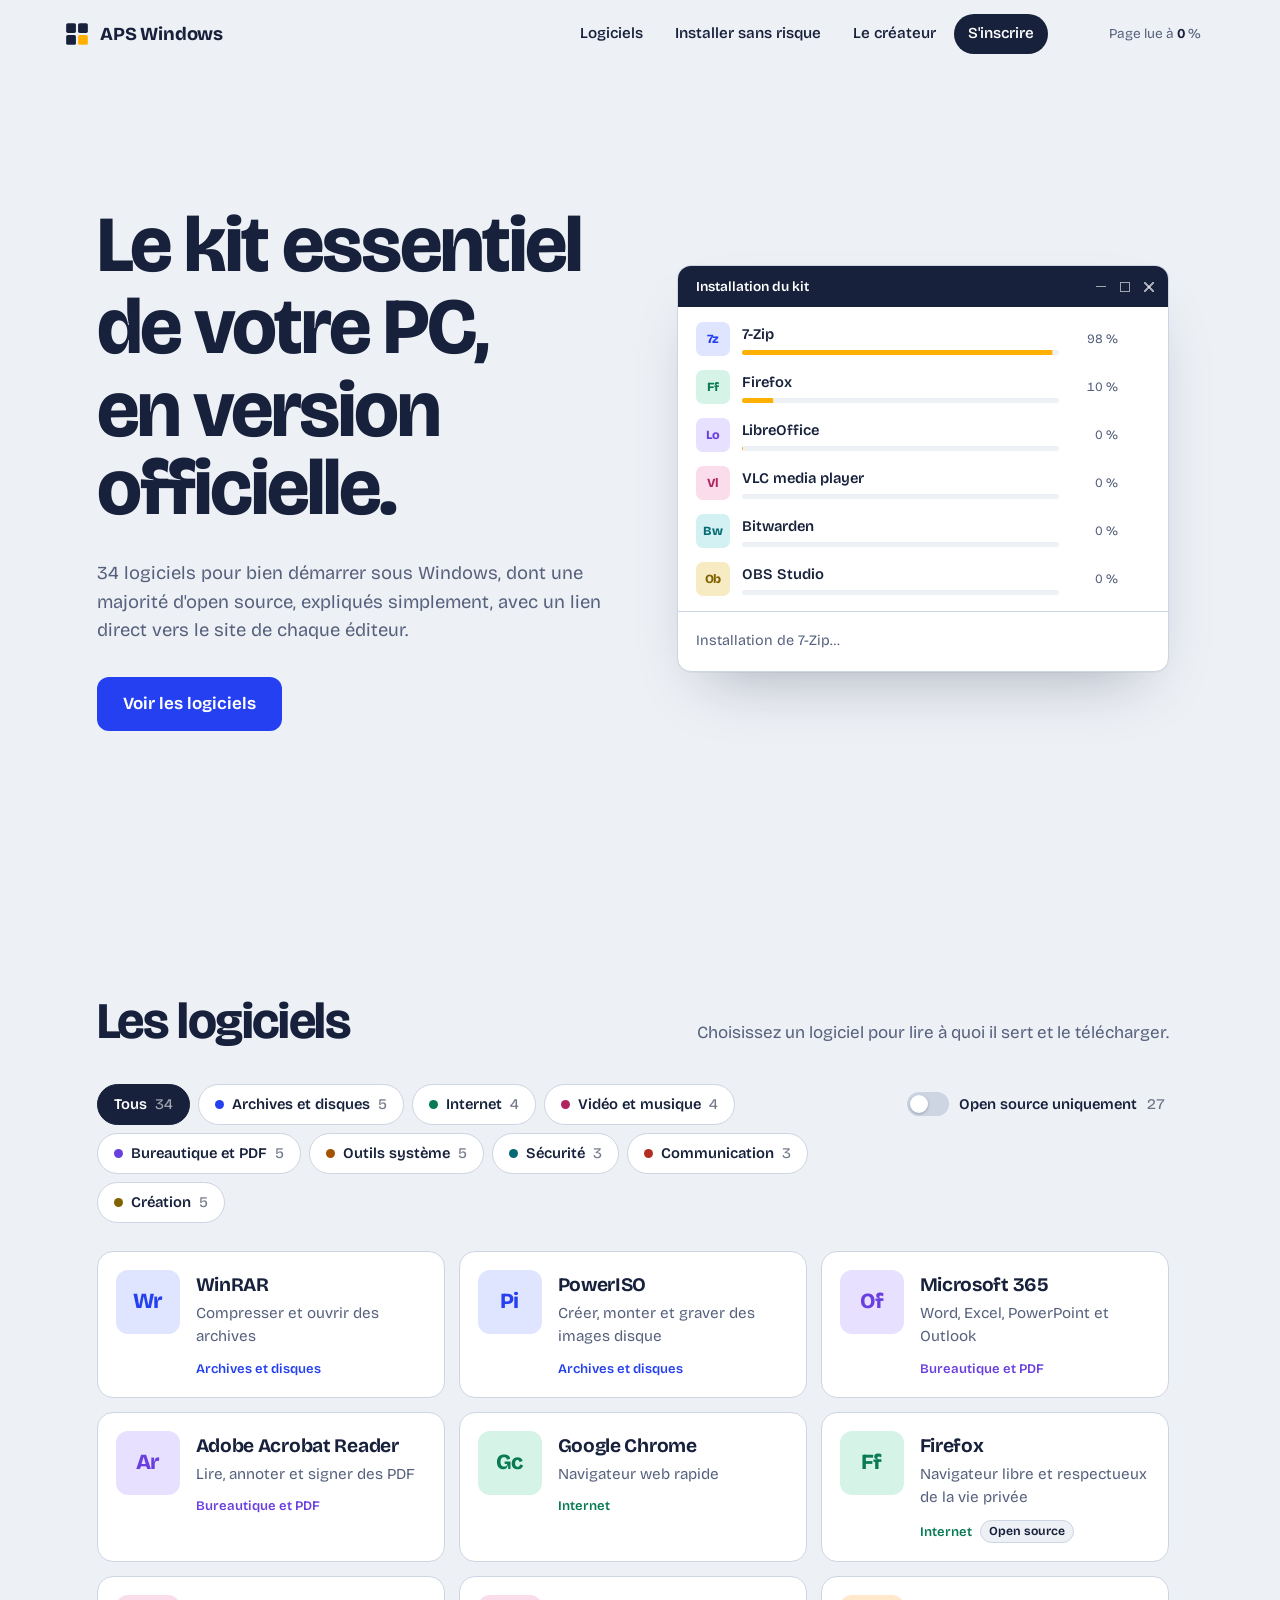
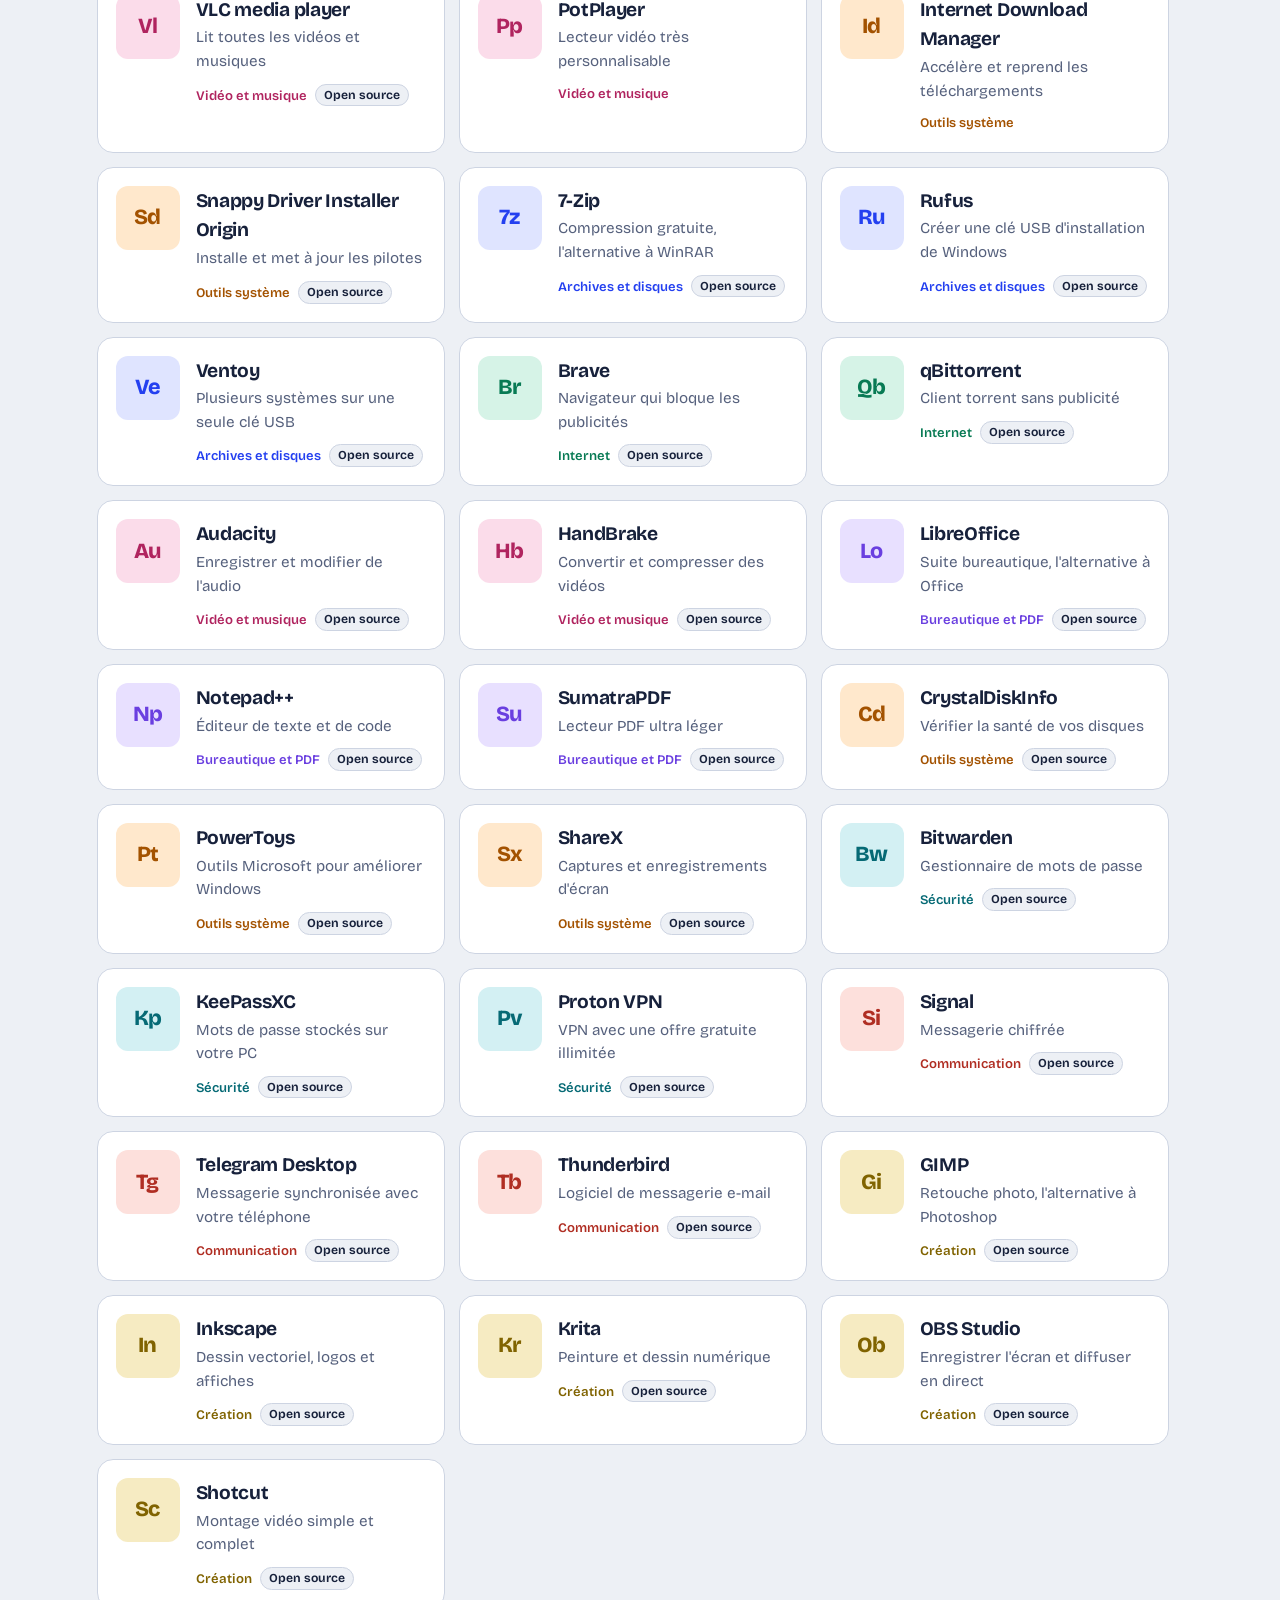
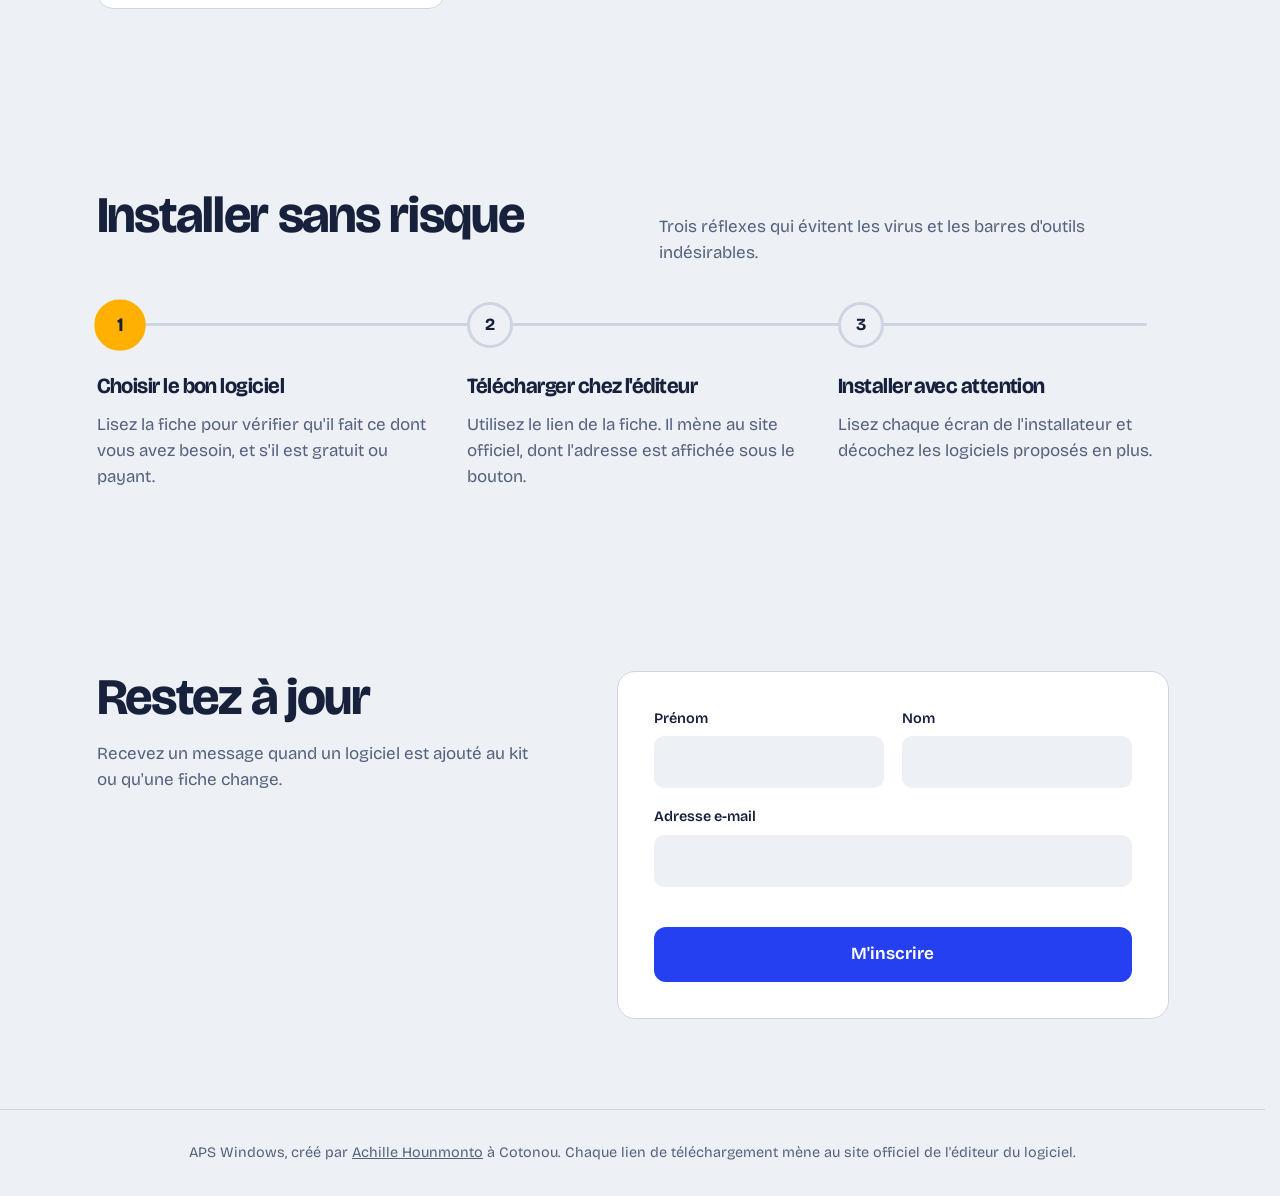
<file: index.html>
<!DOCTYPE html>
<html lang="fr">

<head>
    <meta charset="UTF-8">
    <meta name="viewport" content="width=device-width, initial-scale=1.0">
    <title>APS Windows</title>
    <meta name="description" content="Les logiciels essentiels pour Windows, expliqués simplement, avec un lien direct vers le site officiel de chaque éditeur.">
    <link rel="icon" href="favicon.svg" type="image/svg+xml">
    <link rel="preconnect" href="https://fonts.googleapis.com">
    <link rel="preconnect" href="https://fonts.gstatic.com" crossorigin>
    <link href="https://fonts.googleapis.com/css2?family=Bricolage+Grotesque:opsz,wght@12..96,300..800&display=swap" rel="stylesheet">
    <link rel="stylesheet" href="css/style.css">
</head>

<body>
    <!-- Barre de lecture : la page « s'installe » au fil du défilement -->
    <div class="readbar" aria-hidden="true"><span></span></div>

    <header class="topbar">
        <a href="#accueil" class="logo">
            <svg viewBox="0 0 24 24" aria-hidden="true">
                <rect x="2" y="2" width="9" height="9" rx="1.5" />
                <rect x="13" y="2" width="9" height="9" rx="1.5" />
                <rect x="2" y="13" width="9" height="9" rx="1.5" />
                <rect x="13" y="13" width="9" height="9" rx="1.5" class="logo-last" />
            </svg>
            APS Windows
        </a>
        <nav aria-label="Navigation principale">
            <ul>
                <li><a href="#logiciels">Logiciels</a></li>
                <li><a href="#installer">Installer sans risque</a></li>
                <li><a href="apropos.html">Le créateur</a></li>
                <li><a href="#inscription" class="nav-cta">S'inscrire</a></li>
            </ul>
        </nav>
        <p class="readpct" aria-hidden="true">Page lue à <b>0</b> %</p>
    </header>

    <main>
        <!-- Accueil -->
        <section id="accueil" class="hero">
            <div class="hero-text">
                <h1>
                    <span class="line"><span>Le kit essentiel</span></span>
                    <span class="line"><span>de votre PC,</span></span>
                    <span class="line"><span>en version officielle.</span></span>
                </h1>
                <p class="lead"><span class="app-count">34</span> logiciels pour bien démarrer sous Windows, dont une
                    majorité d'open source, expliqués simplement, avec un lien direct vers le site de chaque éditeur.</p>
                <a href="#logiciels" class="btn">Voir les logiciels</a>
            </div>

            <div class="setup" aria-label="Aperçu animé de l'installation du kit">
                <div class="setup-bar">
                    <span>Installation du kit</span>
                    <span class="setup-ctrl" aria-hidden="true"><i></i><i></i><i></i></span>
                </div>
                <ul class="setup-list"></ul>
                <div class="setup-foot">
                    <p class="setup-status" aria-live="polite">Préparation…</p>
                    <button type="button" class="setup-replay">Rejouer</button>
                </div>
            </div>
        </section>

        <!-- Catalogue -->
        <section id="logiciels" class="catalog">
            <div class="section-head">
                <h2>Les logiciels</h2>
                <p>Choisissez un logiciel pour lire à quoi il sert et le télécharger.</p>
            </div>
            <div class="filter-bar">
                <div class="filters" role="group" aria-label="Filtrer par catégorie"></div>
                <button type="button" class="oss-toggle" aria-pressed="false">
                    <span class="switch" aria-hidden="true"></span>
                    Open source uniquement <span class="chip-count oss-count"></span>
                </button>
            </div>
            <div class="grid"></div>
        </section>

        <!-- Étapes -->
        <section id="installer" class="steps">
            <div class="section-head">
                <h2>Installer sans risque</h2>
                <p>Trois réflexes qui évitent les virus et les barres d'outils indésirables.</p>
            </div>
            <ol class="step-list">
                <li>
                    <span class="step-dot" aria-hidden="true"></span>
                    <h3>Choisir le bon logiciel</h3>
                    <p>Lisez la fiche pour vérifier qu'il fait ce dont vous avez besoin, et s'il est gratuit ou payant.</p>
                </li>
                <li>
                    <span class="step-dot" aria-hidden="true"></span>
                    <h3>Télécharger chez l'éditeur</h3>
                    <p>Utilisez le lien de la fiche. Il mène au site officiel, dont l'adresse est affichée sous le bouton.</p>
                </li>
                <li>
                    <span class="step-dot" aria-hidden="true"></span>
                    <h3>Installer avec attention</h3>
                    <p>Lisez chaque écran de l'installateur et décochez les logiciels proposés en plus.</p>
                </li>
            </ol>
        </section>

        <!-- Inscription -->
        <section id="inscription" class="signup">
            <div class="signup-text">
                <h2>Restez à jour</h2>
                <p>Recevez un message quand un logiciel est ajouté au kit ou qu'une fiche change.</p>
            </div>
            <form class="signup-form" novalidate>
                <div class="field">
                    <label for="prenom">Prénom</label>
                    <input type="text" id="prenom" name="prenom" autocomplete="given-name" required>
                </div>
                <div class="field">
                    <label for="nom">Nom</label>
                    <input type="text" id="nom" name="nom" autocomplete="family-name" required>
                </div>
                <div class="field field-wide">
                    <label for="email">Adresse e-mail</label>
                    <input type="email" id="email" name="email" autocomplete="email" required>
                    <p class="field-error" id="email-error"></p>
                </div>
                <button type="submit" class="btn btn-submit"><span>M'inscrire</span></button>
                <div class="signup-done" hidden>
                    <svg viewBox="0 0 52 52" aria-hidden="true">
                        <circle cx="26" cy="26" r="24" />
                        <path d="M15 27l7 7 15-16" />
                    </svg>
                    <p></p>
                </div>
            </form>
        </section>
    </main>

    <footer class="footer">
        <p>APS Windows, créé par <a href="apropos.html">Achille Hounmonto</a> à Cotonou. Chaque lien de téléchargement
            mène au site officiel de l'éditeur du logiciel.</p>
    </footer>

    <!-- Fiche détaillée d'un logiciel -->
    <dialog class="drawer" aria-labelledby="drawer-title">
        <div class="drawer-panel">
            <button type="button" class="drawer-close" aria-label="Fermer la fiche">
                <svg viewBox="0 0 24 24" aria-hidden="true"><path d="M6 6l12 12M18 6L6 18" /></svg>
            </button>
            <div class="drawer-body">
                <div class="drawer-head">
                    <span class="tile tile-lg"></span>
                    <div>
                        <p class="drawer-cat"></p>
                        <h2 id="drawer-title"></h2>
                    </div>
                </div>
                <p class="drawer-desc"></p>
                <ul class="drawer-features"></ul>
                <p class="drawer-licence"></p>
                <a class="dl" target="_blank" rel="noopener noreferrer">
                    <span class="dl-fill" aria-hidden="true"></span>
                    <span class="dl-label">Télécharger sur le site officiel</span>
                </a>
                <p class="drawer-domain"></p>
            </div>
        </div>
    </dialog>

    <script src="data/apps.js"></script>
    <script src="js/app.js"></script>
</body>

</html>
</file>
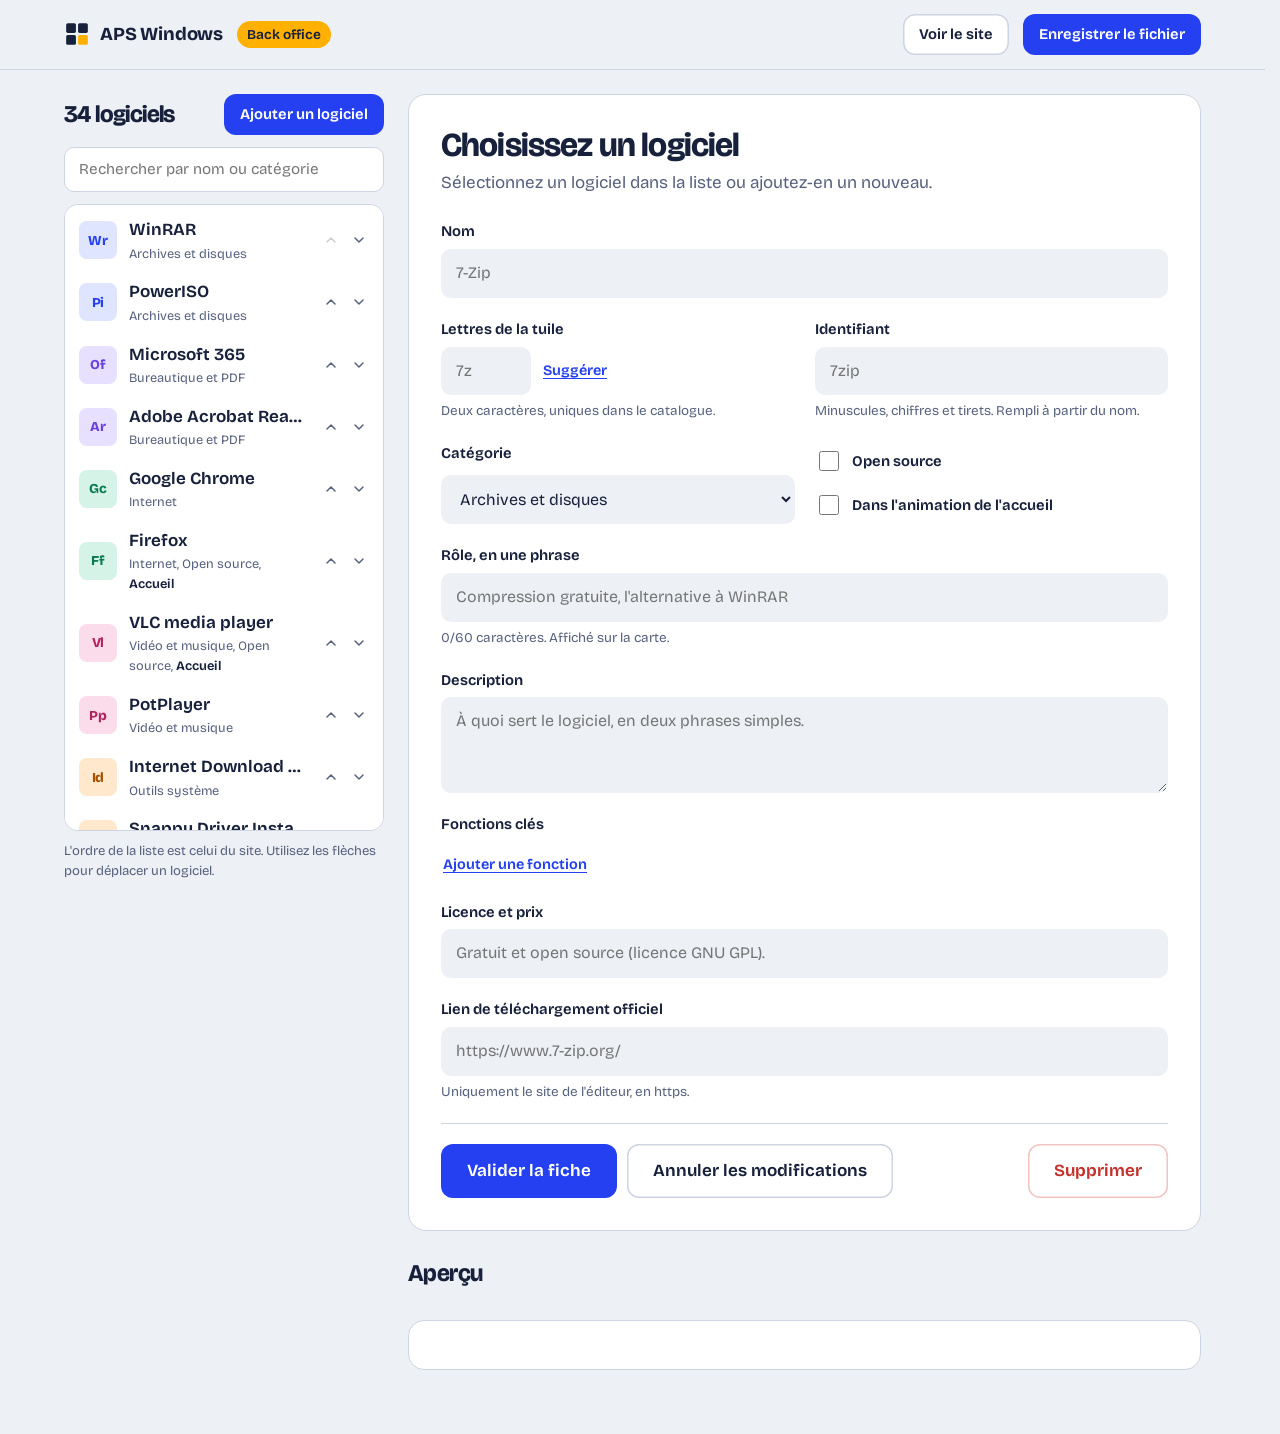
<file: admin/index.html>
<!DOCTYPE html>
<html lang="fr">

<head>
    <meta charset="UTF-8">
    <meta name="viewport" content="width=device-width, initial-scale=1.0">
    <meta name="robots" content="noindex, nofollow">
    <title>Back office - APS Windows</title>
    <link rel="icon" href="../favicon.svg" type="image/svg+xml">
    <link rel="preconnect" href="https://fonts.googleapis.com">
    <link rel="preconnect" href="https://fonts.gstatic.com" crossorigin>
    <link href="https://fonts.googleapis.com/css2?family=Bricolage+Grotesque:opsz,wght@12..96,300..800&display=swap" rel="stylesheet">
    <link rel="stylesheet" href="../css/style.css">
    <link rel="stylesheet" href="admin.css">
</head>

<body class="admin">
    <header class="topbar admin-bar">
        <a href="../index.html" class="logo" target="_blank" rel="noopener">
            <svg viewBox="0 0 24 24" aria-hidden="true">
                <rect x="2" y="2" width="9" height="9" rx="1.5" />
                <rect x="13" y="2" width="9" height="9" rx="1.5" />
                <rect x="2" y="13" width="9" height="9" rx="1.5" />
                <rect x="13" y="13" width="9" height="9" rx="1.5" class="logo-last" />
            </svg>
            APS Windows
        </a>
        <span class="admin-label">Back office</span>
        <p class="save-state" aria-live="polite"></p>
        <a href="../index.html" class="btn btn-ghost btn-sm" target="_blank" rel="noopener">Voir le site</a>
        <button type="button" class="btn btn-sm save-btn">Enregistrer le fichier</button>
    </header>

    <main class="admin-main">
        <!-- Liste des logiciels -->
        <aside class="list-pane" aria-label="Logiciels du catalogue">
            <div class="list-head">
                <h1><span class="list-count"></span> logiciels</h1>
                <button type="button" class="btn btn-sm new-btn">Ajouter un logiciel</button>
            </div>
            <label class="search">
                <span class="visually-hidden">Rechercher un logiciel</span>
                <input type="search" placeholder="Rechercher par nom ou catégorie" autocomplete="off">
            </label>
            <ol class="app-list"></ol>
            <p class="list-help">L'ordre de la liste est celui du site. Utilisez les flèches pour déplacer un logiciel.</p>
        </aside>

        <!-- Formulaire -->
        <section class="editor" aria-labelledby="editor-title">
            <div class="editor-head">
                <h2 id="editor-title">Choisissez un logiciel</h2>
                <p class="editor-sub">Sélectionnez un logiciel dans la liste ou ajoutez-en un nouveau.</p>
            </div>

            <form class="app-form" novalidate hidden>
                <div class="field">
                    <label for="f-name">Nom</label>
                    <input id="f-name" name="name" type="text" required maxlength="60" placeholder="7-Zip">
                    <p class="error" data-for="name"></p>
                </div>

                <div class="field-row">
                    <div class="field">
                        <label for="f-abbr">Lettres de la tuile</label>
                        <div class="abbr-wrap">
                            <input id="f-abbr" name="abbr" type="text" required maxlength="2" placeholder="7z">
                            <button type="button" class="link-btn suggest-abbr">Suggérer</button>
                        </div>
                        <p class="hint">Deux caractères, uniques dans le catalogue.</p>
                        <p class="error" data-for="abbr"></p>
                    </div>
                    <div class="field">
                        <label for="f-id">Identifiant</label>
                        <input id="f-id" name="id" type="text" required maxlength="40" placeholder="7zip" spellcheck="false">
                        <p class="hint">Minuscules, chiffres et tirets. Rempli à partir du nom.</p>
                        <p class="error" data-for="id"></p>
                    </div>
                </div>

                <div class="field-row">
                    <div class="field">
                        <label for="f-cat">Catégorie</label>
                        <select id="f-cat" name="cat"></select>
                    </div>
                    <div class="field checks">
                        <label class="check"><input type="checkbox" name="oss"> Open source</label>
                        <label class="check"><input type="checkbox" name="hero"> Dans l'animation de l'accueil</label>
                        <p class="error" data-for="hero"></p>
                    </div>
                </div>

                <div class="field">
                    <label for="f-role">Rôle, en une phrase</label>
                    <input id="f-role" name="role" type="text" required maxlength="60" placeholder="Compression gratuite, l'alternative à WinRAR">
                    <p class="hint"><span class="role-count">0</span>/60 caractères. Affiché sur la carte.</p>
                    <p class="error" data-for="role"></p>
                </div>

                <div class="field">
                    <label for="f-desc">Description</label>
                    <textarea id="f-desc" name="desc" rows="3" required placeholder="À quoi sert le logiciel, en deux phrases simples."></textarea>
                    <p class="error" data-for="desc"></p>
                </div>

                <fieldset class="field features">
                    <legend>Fonctions clés</legend>
                    <ol class="feature-list"></ol>
                    <button type="button" class="link-btn add-feature">Ajouter une fonction</button>
                    <p class="error" data-for="features"></p>
                </fieldset>

                <div class="field">
                    <label for="f-licence">Licence et prix</label>
                    <input id="f-licence" name="licence" type="text" required placeholder="Gratuit et open source (licence GNU GPL).">
                    <p class="error" data-for="licence"></p>
                </div>

                <div class="field">
                    <label for="f-url">Lien de téléchargement officiel</label>
                    <input id="f-url" name="url" type="url" required placeholder="https://www.7-zip.org/" spellcheck="false">
                    <p class="hint url-hint">Uniquement le site de l'éditeur, en https.</p>
                    <p class="error" data-for="url"></p>
                </div>

                <div class="form-actions">
                    <button type="submit" class="btn apply-btn">Valider la fiche</button>
                    <button type="button" class="btn btn-ghost reset-btn">Annuler les modifications</button>
                    <button type="button" class="btn btn-danger delete-btn">Supprimer</button>
                </div>
            </form>
        </section>

        <!-- Aperçu en direct -->
        <aside class="preview-pane" aria-label="Aperçu">
            <h2 class="preview-title">Aperçu</h2>
            <div class="preview" hidden>
                <div class="preview-card"></div>
                <div class="preview-sheet"></div>
            </div>
        </aside>
    </main>

    <script src="../data/apps.js"></script>
    <script src="admin.js"></script>
</body>

</html>
</file>
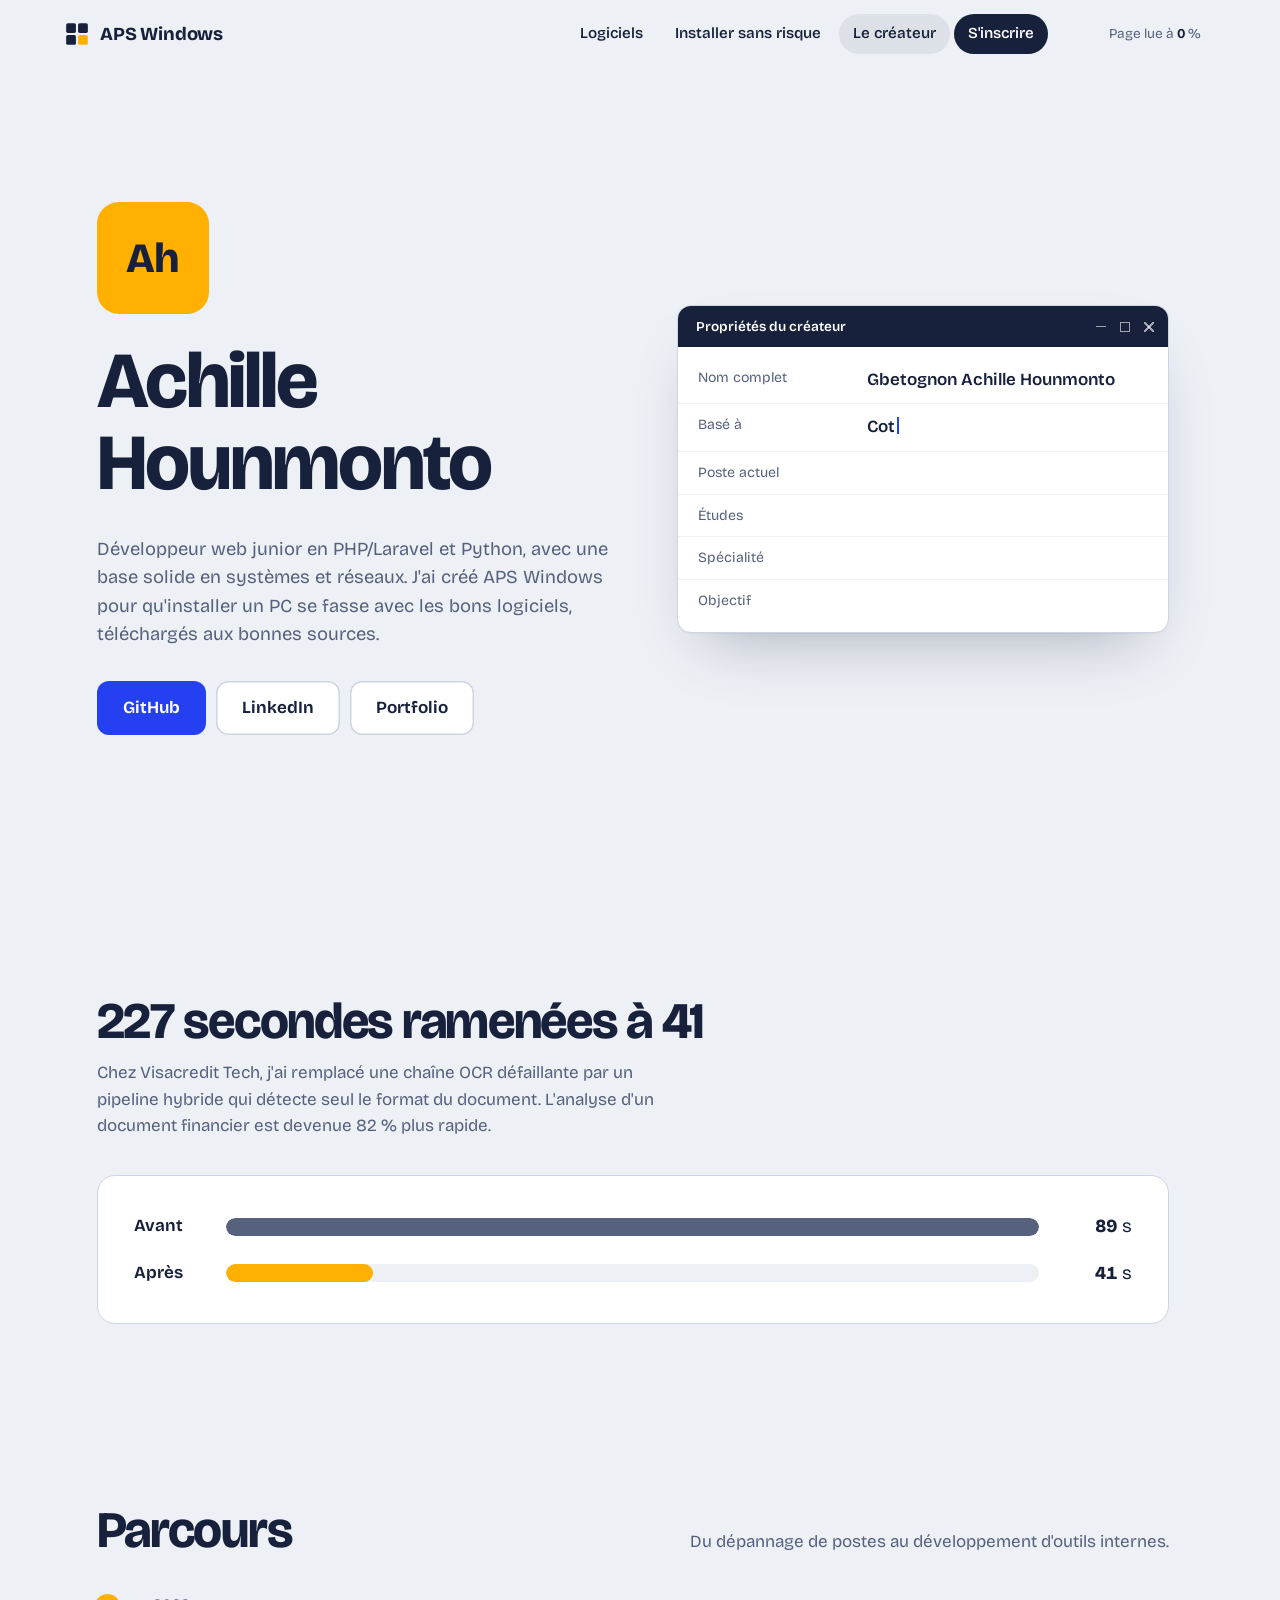
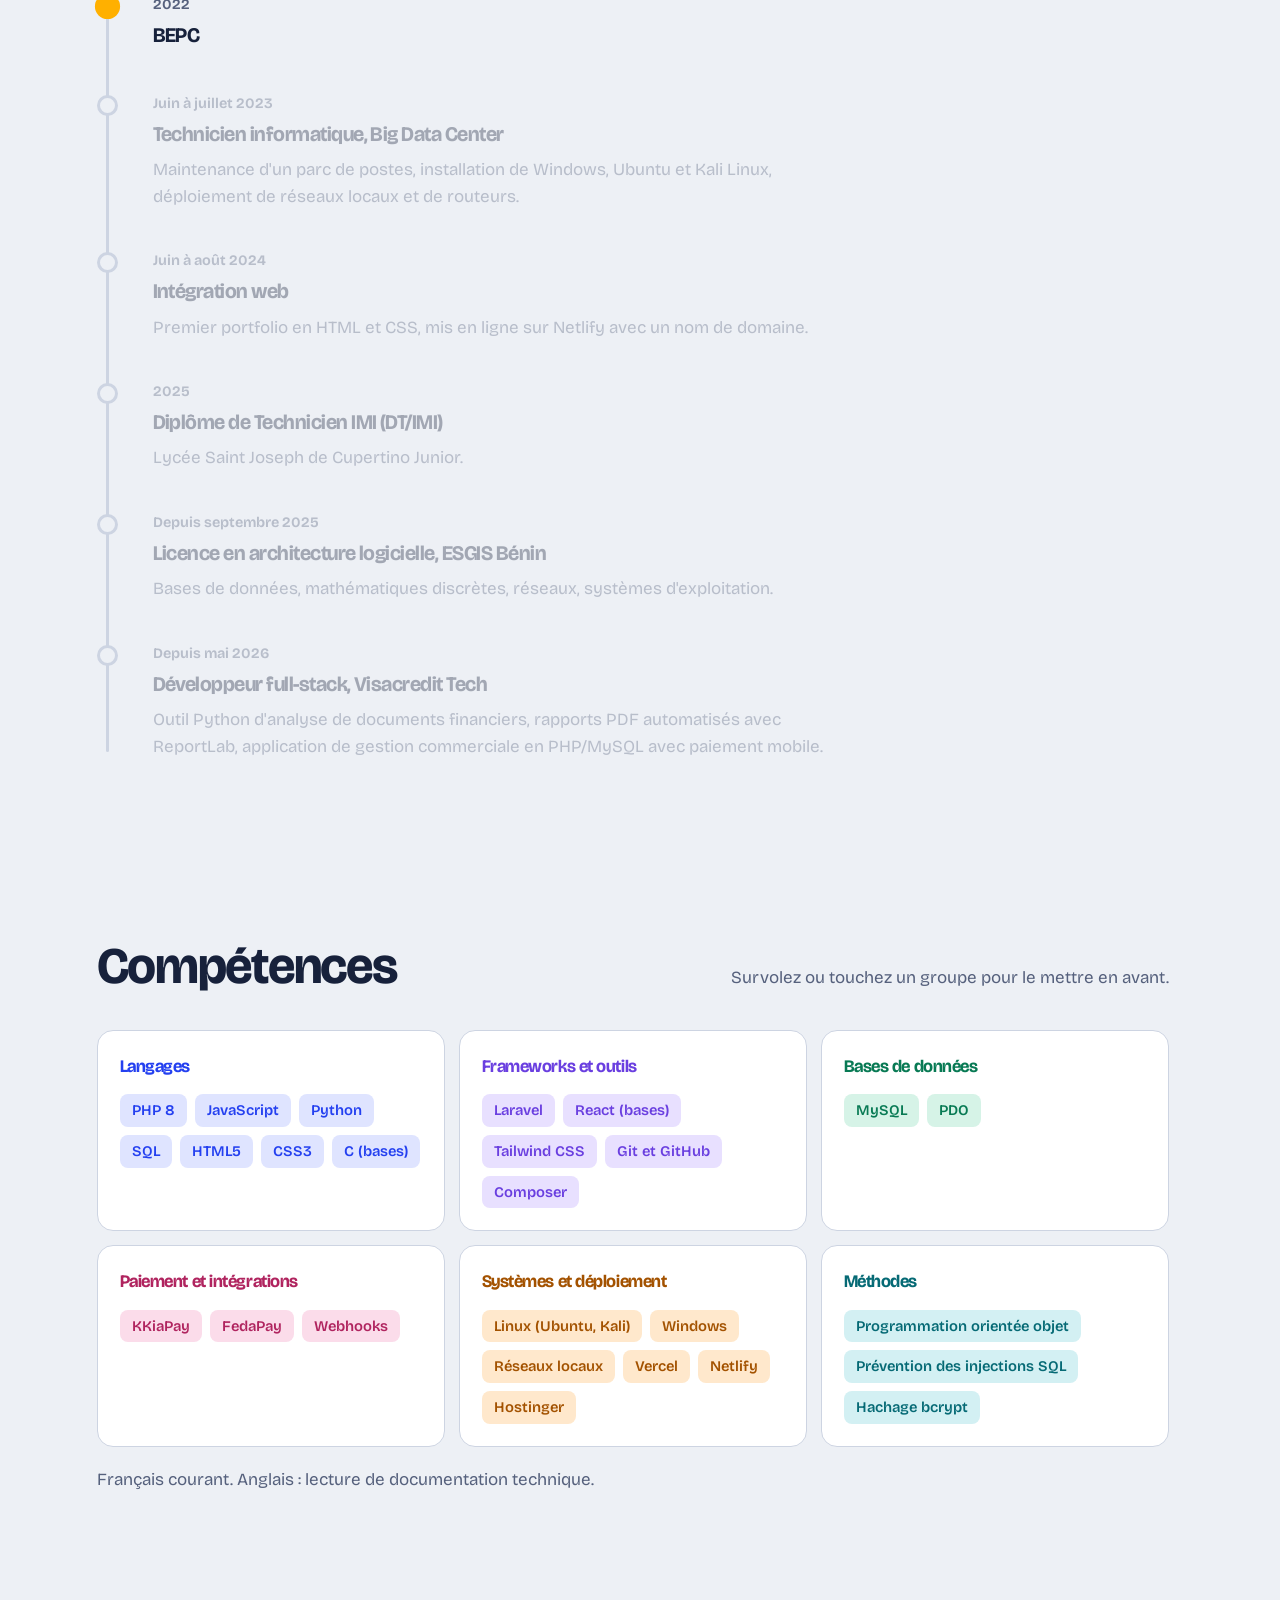
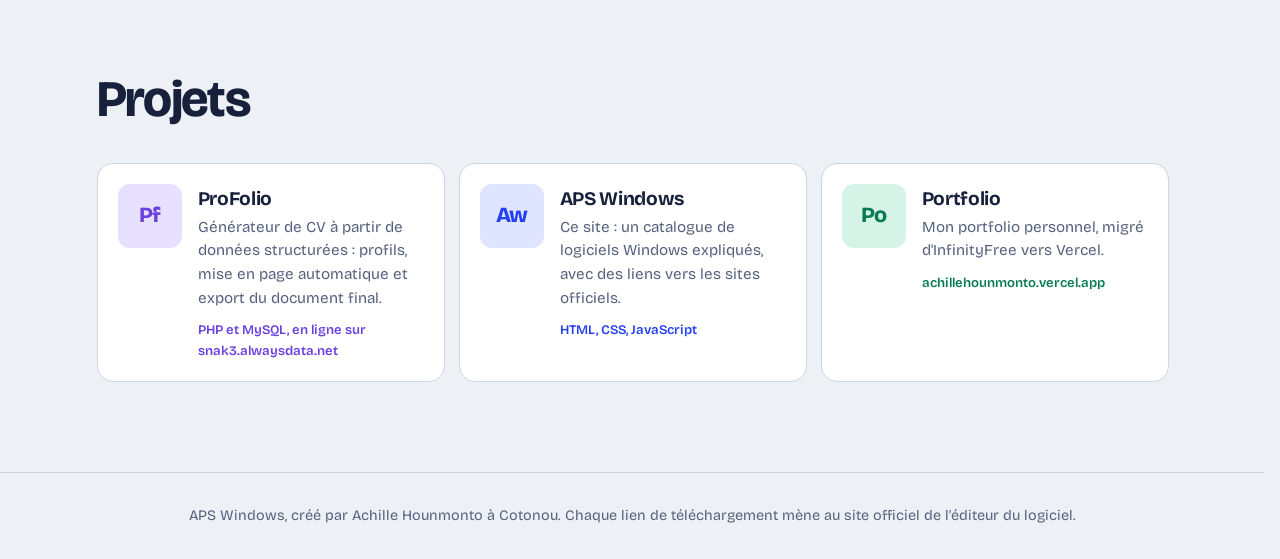
<file: apropos.html>
<!DOCTYPE html>
<html lang="fr">

<head>
    <meta charset="UTF-8">
    <meta name="viewport" content="width=device-width, initial-scale=1.0">
    <title>Le créateur - APS Windows</title>
    <meta name="description" content="Achille Hounmonto, développeur web junior PHP/Laravel et Python à Cotonou, créateur d'APS Windows.">
    <link rel="icon" href="favicon.svg" type="image/svg+xml">
    <link rel="preconnect" href="https://fonts.googleapis.com">
    <link rel="preconnect" href="https://fonts.gstatic.com" crossorigin>
    <link href="https://fonts.googleapis.com/css2?family=Bricolage+Grotesque:opsz,wght@12..96,300..800&display=swap" rel="stylesheet">
    <link rel="stylesheet" href="css/style.css">
    <link rel="stylesheet" href="css/apropos.css">
</head>

<body>
    <div class="readbar" aria-hidden="true"><span></span></div>

    <header class="topbar">
        <a href="index.html" class="logo">
            <svg viewBox="0 0 24 24" aria-hidden="true">
                <rect x="2" y="2" width="9" height="9" rx="1.5" />
                <rect x="13" y="2" width="9" height="9" rx="1.5" />
                <rect x="2" y="13" width="9" height="9" rx="1.5" />
                <rect x="13" y="13" width="9" height="9" rx="1.5" class="logo-last" />
            </svg>
            APS Windows
        </a>
        <nav aria-label="Navigation principale">
            <ul>
                <li><a href="index.html#logiciels">Logiciels</a></li>
                <li><a href="index.html#installer">Installer sans risque</a></li>
                <li><a href="apropos.html" aria-current="page">Le créateur</a></li>
                <li><a href="index.html#inscription" class="nav-cta">S'inscrire</a></li>
            </ul>
        </nav>
        <p class="readpct" aria-hidden="true">Page lue à <b>0</b> %</p>
    </header>

    <main>
        <!-- Présentation -->
        <section class="hero about-hero">
            <div class="hero-text">
                <span class="tile tile-xl me-tile" aria-hidden="true">Ah</span>
                <h1>
                    <span class="line"><span>Achille</span></span>
                    <span class="line"><span>Hounmonto</span></span>
                </h1>
                <p class="lead">Développeur web junior en PHP/Laravel et Python, avec une base solide en systèmes et
                    réseaux. J'ai créé APS Windows pour qu'installer un PC se fasse avec les bons logiciels, téléchargés
                    aux bonnes sources.</p>
                <div class="links">
                    <a href="https://github.com/AchilleHnt" class="btn" target="_blank" rel="noopener noreferrer">GitHub</a>
                    <a href="https://www.linkedin.com/in/achille-hounmonto" class="btn btn-ghost" target="_blank" rel="noopener noreferrer">LinkedIn</a>
                    <a href="https://achillehounmonto.vercel.app/" class="btn btn-ghost" target="_blank" rel="noopener noreferrer">Portfolio</a>
                </div>
            </div>

            <!-- Fenêtre « Propriétés » : les lignes s'écrivent une à une -->
            <div class="setup props" aria-label="Fiche d'identité">
                <div class="setup-bar">
                    <span>Propriétés du créateur</span>
                    <span class="setup-ctrl" aria-hidden="true"><i></i><i></i><i></i></span>
                </div>
                <dl class="props-list">
                    <div><dt>Nom complet</dt><dd>Gbetognon Achille Hounmonto</dd></div>
                    <div><dt>Basé à</dt><dd>Cotonou, Bénin</dd></div>
                    <div><dt>Poste actuel</dt><dd>Développeur full-stack chez Visacredit Tech</dd></div>
                    <div><dt>Études</dt><dd>Licence 2, Architecture logicielle, ESGIS Bénin</dd></div>
                    <div><dt>Spécialité</dt><dd>PHP 8, Laravel, MySQL, Python</dd></div>
                    <div><dt>Objectif</dt><dd>Développeur PHP senior, puis DevOps</dd></div>
                </dl>
            </div>
        </section>

        <!-- Résultat marquant -->
        <section class="impact">
            <div class="section-head">
                <h2>227 secondes ramenées à 41</h2>
                <p>Chez Visacredit Tech, j'ai remplacé une chaîne OCR défaillante par un pipeline hybride qui détecte
                    seul le format du document. L'analyse d'un document financier est devenue 82 % plus rapide.</p>
            </div>
            <div class="race" aria-label="Temps de traitement : 227 secondes avant, 41 secondes après">
                <div class="race-row">
                    <span class="race-label">Avant</span>
                    <span class="race-track"><span class="race-bar" data-value="227"></span></span>
                    <span class="race-time"><b data-to="227">0</b> s</span>
                </div>
                <div class="race-row race-after">
                    <span class="race-label">Après</span>
                    <span class="race-track"><span class="race-bar" data-value="41"></span></span>
                    <span class="race-time"><b data-to="41">0</b> s</span>
                </div>
            </div>
        </section>

        <!-- Parcours -->
        <section class="path">
            <div class="section-head">
                <h2>Parcours</h2>
                <p>Du dépannage de postes au développement d'outils internes.</p>
            </div>
            <ol class="timeline">
                <li>
                    <span class="tl-date">2022</span>
                    <h3>BEPC</h3>
                </li>
                <li>
                    <span class="tl-date">Juin à juillet 2023</span>
                    <h3>Technicien informatique, Big Data Center</h3>
                    <p>Maintenance d'un parc de postes, installation de Windows, Ubuntu et Kali Linux, déploiement de
                        réseaux locaux et de routeurs.</p>
                </li>
                <li>
                    <span class="tl-date">Juin à août 2024</span>
                    <h3>Intégration web</h3>
                    <p>Premier portfolio en HTML et CSS, mis en ligne sur Netlify avec un nom de domaine.</p>
                </li>
                <li>
                    <span class="tl-date">2025</span>
                    <h3>Diplôme de Technicien IMI (DT/IMI)</h3>
                    <p>Lycée Saint Joseph de Cupertino Junior.</p>
                </li>
                <li>
                    <span class="tl-date">Depuis septembre 2025</span>
                    <h3>Licence en architecture logicielle, ESGIS Bénin</h3>
                    <p>Bases de données, mathématiques discrètes, réseaux, systèmes d'exploitation.</p>
                </li>
                <li>
                    <span class="tl-date">Depuis mai 2026</span>
                    <h3>Développeur full-stack, Visacredit Tech</h3>
                    <p>Outil Python d'analyse de documents financiers, rapports PDF automatisés avec ReportLab,
                        application de gestion commerciale en PHP/MySQL avec paiement mobile.</p>
                </li>
            </ol>
        </section>

        <!-- Compétences -->
        <section class="skills">
            <div class="section-head">
                <h2>Compétences</h2>
                <p>Survolez ou touchez un groupe pour le mettre en avant.</p>
            </div>
            <div class="skill-grid">
                <div class="skill-group" data-cat="archive">
                    <h3>Langages</h3>
                    <ul><li>PHP 8</li><li>JavaScript</li><li>Python</li><li>SQL</li><li>HTML5</li><li>CSS3</li><li>C (bases)</li></ul>
                </div>
                <div class="skill-group" data-cat="office">
                    <h3>Frameworks et outils</h3>
                    <ul><li>Laravel</li><li>React (bases)</li><li>Tailwind CSS</li><li>Git et GitHub</li><li>Composer</li></ul>
                </div>
                <div class="skill-group" data-cat="web">
                    <h3>Bases de données</h3>
                    <ul><li>MySQL</li><li>PDO</li></ul>
                </div>
                <div class="skill-group" data-cat="media">
                    <h3>Paiement et intégrations</h3>
                    <ul><li>KKiaPay</li><li>FedaPay</li><li>Webhooks</li></ul>
                </div>
                <div class="skill-group" data-cat="system">
                    <h3>Systèmes et déploiement</h3>
                    <ul><li>Linux (Ubuntu, Kali)</li><li>Windows</li><li>Réseaux locaux</li><li>Vercel</li><li>Netlify</li><li>Hostinger</li></ul>
                </div>
                <div class="skill-group" data-cat="security">
                    <h3>Méthodes</h3>
                    <ul><li>Programmation orientée objet</li><li>Prévention des injections SQL</li><li>Hachage bcrypt</li></ul>
                </div>
            </div>
            <p class="langs">Français courant. Anglais : lecture de documentation technique.</p>
        </section>

        <!-- Projets -->
        <section class="projects">
            <div class="section-head">
                <h2>Projets</h2>
            </div>
            <div class="project-list">
                <a class="project" href="https://snak3.alwaysdata.net" target="_blank" rel="noopener noreferrer" data-cat="office">
                    <span class="tile" aria-hidden="true">Pf</span>
                    <span>
                        <span class="card-title">ProFolio</span>
                        <span class="card-role">Générateur de CV à partir de données structurées : profils, mise en page
                            automatique et export du document final.</span>
                        <span class="card-meta">PHP et MySQL, en ligne sur snak3.alwaysdata.net</span>
                    </span>
                </a>
                <a class="project" href="index.html" data-cat="archive">
                    <span class="tile" aria-hidden="true">Aw</span>
                    <span>
                        <span class="card-title">APS Windows</span>
                        <span class="card-role">Ce site : un catalogue de logiciels Windows expliqués, avec des liens vers
                            les sites officiels.</span>
                        <span class="card-meta">HTML, CSS, JavaScript</span>
                    </span>
                </a>
                <a class="project" href="https://achillehounmonto.vercel.app/" target="_blank" rel="noopener noreferrer" data-cat="web">
                    <span class="tile" aria-hidden="true">Po</span>
                    <span>
                        <span class="card-title">Portfolio</span>
                        <span class="card-role">Mon portfolio personnel, migré d'InfinityFree vers Vercel.</span>
                        <span class="card-meta">achillehounmonto.vercel.app</span>
                    </span>
                </a>
            </div>
        </section>
    </main>

    <footer class="footer">
        <p>APS Windows, créé par Achille Hounmonto à Cotonou. Chaque lien de téléchargement mène au site officiel de
            l'éditeur du logiciel.</p>
    </footer>

    <script src="js/apropos.js"></script>
</body>

</html>
</file>
<file: css/style.css>
/* ==========================================================
   APS Windows : refonte « kit d'installation »
   ========================================================== */

:root {
    --paper: #edf0f5;
    --panel: #ffffff;
    --ink: #17213b;
    --muted: #56617d;
    --line: #cdd4e2;
    --cobalt: #2440f0;
    --signal: #ffb000;

    /* Couleurs des catégories (texte foncé + fond clair) */
    --c-archive: #2440f0;
    --c-archive-bg: #dfe4ff;
    --c-web: #087a54;
    --c-web-bg: #d6f3e7;
    --c-media: #b0245f;
    --c-media-bg: #fbdcea;
    --c-office: #6a3fe0;
    --c-office-bg: #e8e0ff;
    --c-system: #a35200;
    --c-system-bg: #ffe8cc;
    --c-security: #066a75;
    --c-security-bg: #d3f0f3;
    --c-chat: #b02e23;
    --c-chat-bg: #fde0dc;
    --c-creation: #806300;
    --c-creation-bg: #f6ebc2;

    --font: "Bricolage Grotesque", "Segoe UI", system-ui, sans-serif;
    --ease-out: cubic-bezier(.22, 1, .36, 1);
    --ease-in-out: cubic-bezier(.65, 0, .35, 1);
    --gutter: clamp(16px, 5vw, 64px);
    --max: 1200px;

    color-scheme: light;
}

*,
*::before,
*::after {
    box-sizing: border-box;
}

html {
    scroll-behavior: smooth;
    scroll-padding-top: 88px;
}

body {
    margin: 0;
    font-family: var(--font);
    font-size: 1.0625rem;
    line-height: 1.55;
    color: var(--ink);
    background: var(--paper);
    -webkit-font-smoothing: antialiased;
}

h1,
h2,
h3 {
    margin: 0;
    font-variation-settings: "opsz" 96;
    letter-spacing: -0.025em;
}

p {
    margin: 0;
}

a {
    color: inherit;
}

:focus-visible {
    outline: 3px solid var(--cobalt);
    outline-offset: 3px;
    border-radius: 6px;
}

/* ---------- Barre de lecture ---------- */
.readbar {
    position: fixed;
    inset: 0 0 auto 0;
    height: 4px;
    z-index: 30;
    background: transparent;
}

.readbar span {
    display: block;
    height: 100%;
    background: var(--signal);
    transform-origin: left;
    transform: scaleX(0);
}

/* ---------- En-tête ---------- */
.topbar {
    position: sticky;
    top: 0;
    z-index: 20;
    display: flex;
    align-items: center;
    gap: 24px;
    padding: 14px var(--gutter);
    background: rgb(237 240 245 / .86);
    backdrop-filter: blur(12px);
    border-bottom: 1px solid transparent;
    transition: border-color .3s;
}

.topbar.scrolled {
    border-bottom-color: var(--line);
}

.logo {
    display: flex;
    align-items: center;
    gap: 10px;
    font-weight: 750;
    font-size: 1.15rem;
    text-decoration: none;
    letter-spacing: -0.01em;
}

.logo svg {
    width: 26px;
    height: 26px;
    fill: var(--ink);
}

.logo .logo-last {
    fill: var(--signal);
    transform-origin: 17.5px 17.5px;
    transition: transform .5s var(--ease-out);
}

.logo:hover .logo-last {
    transform: rotate(90deg);
}

.topbar nav {
    margin-left: auto;
}

.topbar ul {
    display: flex;
    gap: 4px;
    margin: 0;
    padding: 0;
    list-style: none;
}

.topbar nav a {
    display: block;
    padding: 8px 14px;
    font-size: .95rem;
    font-weight: 550;
    text-decoration: none;
    border-radius: 999px;
    transition: background-color .2s;
}

.topbar nav a:hover {
    background: rgb(23 33 59 / .07);
}

.topbar nav a.nav-cta {
    background: var(--ink);
    color: #fff;
}

.readpct {
    font-size: .85rem;
    color: var(--muted);
    font-variant-numeric: tabular-nums;
    min-width: 9.5em;
    text-align: right;
}

.readpct b {
    color: var(--ink);
}

/* ---------- Boutons ---------- */
.btn {
    display: inline-flex;
    align-items: center;
    justify-content: center;
    padding: 14px 26px;
    font: inherit;
    font-weight: 650;
    color: #fff;
    background: var(--cobalt);
    border: 0;
    border-radius: 12px;
    text-decoration: none;
    cursor: pointer;
    transition: transform .25s var(--ease-out), box-shadow .25s;
}

.btn:hover {
    transform: translateY(-2px);
    box-shadow: 0 10px 24px -10px rgb(36 64 240 / .7);
}

.btn:active {
    transform: translateY(0);
}

/* ---------- Accueil ---------- */
.hero {
    display: grid;
    grid-template-columns: 1.05fr 1fr;
    align-items: center;
    gap: clamp(32px, 5vw, 80px);
    max-width: var(--max);
    margin: 0 auto;
    padding: clamp(40px, 8vh, 96px) var(--gutter) clamp(64px, 12vh, 140px);
    min-height: calc(100vh - 64px);
}

.hero h1 {
    font-size: clamp(2.6rem, 6.2vw, 5.4rem);
    font-weight: 760;
    line-height: .98;
}

/* Chaque ligne du titre monte depuis un masque */
.hero h1 .line {
    display: block;
    overflow: hidden;
    padding-bottom: .06em;
}

.hero h1 .line>span {
    display: inline-block;
    transform: translateY(105%);
    animation: line-up .9s var(--ease-out) forwards;
}

.hero h1 .line:nth-child(2)>span {
    animation-delay: .1s;
}

.hero h1 .line:nth-child(3)>span {
    animation-delay: .2s;
}

@keyframes line-up {
    to {
        transform: translateY(0);
    }
}

.hero .lead {
    max-width: 34em;
    margin: 28px 0 32px;
    font-size: 1.15rem;
    color: var(--muted);
    opacity: 0;
    animation: fade-in .8s .55s var(--ease-out) forwards;
}

.hero .btn {
    opacity: 0;
    animation: fade-in .8s .7s var(--ease-out) forwards;
}

@keyframes fade-in {
    from {
        opacity: 0;
        transform: translateY(12px);
    }

    to {
        opacity: 1;
        transform: none;
    }
}

/* Fenêtre d'installation */
.setup {
    background: var(--panel);
    border: 1px solid var(--line);
    border-radius: 14px;
    box-shadow: 0 1px 0 rgb(23 33 59 / .04), 0 30px 60px -30px rgb(23 33 59 / .35);
    overflow: hidden;
    opacity: 0;
    transform: translateY(40px) rotate(1.5deg);
    animation: window-in 1s .35s var(--ease-out) forwards;
}

@keyframes window-in {
    to {
        opacity: 1;
        transform: none;
    }
}

.setup-bar {
    display: flex;
    align-items: center;
    justify-content: space-between;
    padding: 10px 14px 10px 18px;
    font-size: .85rem;
    font-weight: 600;
    background: var(--ink);
    color: #fff;
}

.setup-ctrl {
    display: flex;
    gap: 14px;
}

.setup-ctrl i {
    width: 10px;
    height: 10px;
    border: 1.5px solid rgb(255 255 255 / .6);
}

.setup-ctrl i:first-child {
    height: 0;
    border-width: 1.5px 0 0;
    align-self: center;
}

.setup-ctrl i:last-child {
    border: 0;
    background:
        linear-gradient(45deg, transparent 44%, rgb(255 255 255 / .6) 44% 56%, transparent 56%),
        linear-gradient(-45deg, transparent 44%, rgb(255 255 255 / .6) 44% 56%, transparent 56%);
}

.setup-list {
    margin: 0;
    padding: 8px 0;
    list-style: none;
}

.setup-row {
    display: grid;
    grid-template-columns: 34px 1fr 3.2em 20px;
    align-items: center;
    gap: 12px;
    padding: 7px 18px;
    font-size: .92rem;
}

.setup-row .tile {
    width: 34px;
    height: 34px;
    font-size: .78rem;
    border-radius: 7px;
}

.setup-name {
    display: flex;
    flex-direction: column;
    gap: 5px;
    font-weight: 600;
    min-width: 0;
}

.setup-track {
    height: 5px;
    background: var(--paper);
    border-radius: 3px;
    overflow: hidden;
}

.setup-track span {
    display: block;
    height: 100%;
    background: var(--signal);
    transform-origin: left;
    transform: scaleX(0);
}

.setup-row.done .setup-track span {
    background: var(--c-web);
    transition: background-color .3s;
}

.setup-pct {
    font-size: .8rem;
    color: var(--muted);
    text-align: right;
    font-variant-numeric: tabular-nums;
}

.setup-check {
    width: 20px;
    height: 20px;
    fill: none;
    stroke: var(--c-web);
    stroke-width: 3;
    stroke-linecap: round;
    stroke-linejoin: round;
    stroke-dasharray: 24;
    stroke-dashoffset: 24;
}

.setup-row.done .setup-check {
    transition: stroke-dashoffset .4s var(--ease-out);
    stroke-dashoffset: 0;
}

.setup-foot {
    display: flex;
    align-items: center;
    justify-content: space-between;
    gap: 12px;
    padding: 12px 18px;
    border-top: 1px solid var(--line);
    font-size: .9rem;
}

.setup-status {
    color: var(--muted);
}

.setup-status.ready {
    color: var(--c-web);
    font-weight: 650;
}

.setup-replay {
    padding: 6px 14px;
    font: inherit;
    font-size: .85rem;
    font-weight: 600;
    color: var(--ink);
    background: var(--paper);
    border: 1px solid var(--line);
    border-radius: 8px;
    cursor: pointer;
    opacity: 0;
    pointer-events: none;
    transition: opacity .3s;
}

.setup-replay.visible {
    opacity: 1;
    pointer-events: auto;
}

/* ---------- Tuiles (façon élément chimique) ---------- */
.tile {
    position: relative;
    display: grid;
    place-items: center;
    flex: none;
    width: 64px;
    height: 64px;
    font-weight: 780;
    font-size: 1.35rem;
    letter-spacing: -0.03em;
    border-radius: 12px;
    color: var(--tc);
    background: var(--tb);
}

.tile-lg {
    width: 88px;
    height: 88px;
    font-size: 1.9rem;
    border-radius: 16px;
}

[data-cat="archive"] {
    --tc: var(--c-archive);
    --tb: var(--c-archive-bg);
}

[data-cat="web"] {
    --tc: var(--c-web);
    --tb: var(--c-web-bg);
}

[data-cat="media"] {
    --tc: var(--c-media);
    --tb: var(--c-media-bg);
}

[data-cat="office"] {
    --tc: var(--c-office);
    --tb: var(--c-office-bg);
}

[data-cat="system"] {
    --tc: var(--c-system);
    --tb: var(--c-system-bg);
}

[data-cat="security"] {
    --tc: var(--c-security);
    --tb: var(--c-security-bg);
}

[data-cat="chat"] {
    --tc: var(--c-chat);
    --tb: var(--c-chat-bg);
}

[data-cat="creation"] {
    --tc: var(--c-creation);
    --tb: var(--c-creation-bg);
}

/* Badge open source : même forme partout, couleur neutre */
.oss-badge {
    display: inline-block;
    margin-left: 8px;
    padding: 1px 8px;
    font-size: .76rem;
    font-weight: 650;
    color: var(--ink);
    background: var(--paper);
    border: 1px solid var(--line);
    border-radius: 999px;
    vertical-align: 1px;
}

/* ---------- Sections ---------- */
.catalog,
.steps,
.signup {
    max-width: var(--max);
    margin: 0 auto;
    padding: clamp(64px, 10vh, 120px) var(--gutter);
}

.section-head {
    display: flex;
    flex-wrap: wrap;
    align-items: baseline;
    justify-content: space-between;
    gap: 12px 40px;
    margin-bottom: 36px;
}

.section-head h2,
.signup h2 {
    font-size: clamp(2rem, 4.2vw, 3.2rem);
    font-weight: 740;
    line-height: 1.05;
}

.section-head p {
    max-width: 30em;
    color: var(--muted);
}

/* Filtres */
.filter-bar {
    display: flex;
    flex-wrap: wrap;
    align-items: flex-start;
    justify-content: space-between;
    gap: 16px 32px;
    margin-bottom: 28px;
}

.filters {
    display: flex;
    flex-wrap: wrap;
    gap: 8px;
    flex: 1 1 520px;
}

/* Interrupteur « open source uniquement » */
.oss-toggle {
    display: inline-flex;
    align-items: center;
    gap: 10px;
    padding: 8px 4px;
    font: inherit;
    font-size: .92rem;
    font-weight: 600;
    color: var(--ink);
    background: none;
    border: 0;
    cursor: pointer;
    white-space: nowrap;
}

.switch {
    position: relative;
    width: 42px;
    height: 24px;
    background: var(--line);
    border-radius: 999px;
    transition: background-color .3s;
}

.switch::after {
    content: "";
    position: absolute;
    top: 3px;
    left: 3px;
    width: 18px;
    height: 18px;
    background: #fff;
    border-radius: 50%;
    box-shadow: 0 1px 3px rgb(23 33 59 / .3);
    transition: transform .4s var(--ease-out);
}

.oss-toggle[aria-pressed="true"] .switch {
    background: var(--c-web);
}

.oss-toggle[aria-pressed="true"] .switch::after {
    transform: translateX(18px);
}

.chip {
    display: inline-flex;
    align-items: center;
    gap: 8px;
    padding: 8px 16px;
    font: inherit;
    font-size: .92rem;
    font-weight: 600;
    color: var(--ink);
    background: var(--panel);
    border: 1px solid var(--line);
    border-radius: 999px;
    cursor: pointer;
    transition: background-color .25s, color .25s, border-color .25s;
}

.chip i {
    width: 9px;
    height: 9px;
    border-radius: 50%;
    background: var(--tc, var(--ink));
}

.chip[aria-pressed="true"] {
    color: #fff;
    background: var(--ink);
    border-color: var(--ink);
}

.chip[aria-pressed="true"] i {
    background: #fff;
}

.chip-count {
    font-weight: 450;
    opacity: .6;
    font-variant-numeric: tabular-nums;
}

/* Grille */
.grid {
    display: grid;
    grid-template-columns: repeat(auto-fill, minmax(260px, 1fr));
    gap: 14px;
}

.card {
    display: flex;
    gap: 16px;
    align-items: flex-start;
    width: 100%;
    padding: 18px;
    font: inherit;
    color: inherit;
    text-align: left;
    background: var(--panel);
    border: 1px solid var(--line);
    border-radius: 16px;
    cursor: pointer;
    transition: border-color .25s, transform .35s var(--ease-out);
}

.card:hover {
    border-color: var(--tc);
    transform: translateY(-3px);
}

.card:hover .tile {
    transform: rotate(-6deg) scale(1.06);
}

.card .tile {
    transition: transform .45s var(--ease-out);
}

.card-title,
.card-role,
.card-meta {
    display: block;
}

.card-title {
    font-size: 1.2rem;
    font-weight: 700;
    letter-spacing: -0.015em;
}

.card-role {
    margin-top: 2px;
    font-size: .95rem;
    color: var(--muted);
}

.card-meta {
    margin-top: 10px;
    font-size: .82rem;
    font-weight: 600;
    color: var(--tc);
}

/* Entrée en cascade quand le catalogue apparaît */
.catalog.armed .card {
    opacity: 0;
    transform: translateY(24px) scale(.97);
}

.catalog.in .card {
    opacity: 1;
    transform: none;
    transition: opacity .6s var(--ease-out), transform .7s var(--ease-out), border-color .25s;
    /* Cascade plafonnée pour que les dernières cartes n'attendent pas trop */
    transition-delay: calc(min(var(--i), 12) * 55ms);
}

.catalog.in .card:hover {
    transform: translateY(-3px);
    transition-delay: 0s;
}

/* ---------- Fiche (dialog) ---------- */
/* Le dialog couvre l'écran sans rien peindre ; seul le panneau bouge.
   Les animations (panneau, tuile, contenu) sont pilotées par app.js. */
.drawer {
    position: fixed;
    inset: 0;
    width: 100%;
    height: 100%;
    max-width: none;
    max-height: none;
    margin: 0;
    padding: 0;
    color: var(--ink);
    background: transparent;
    border: 0;
    overflow: hidden;
}

.drawer::backdrop {
    background: rgb(23 33 59 / .45);
    opacity: 0;
    transition: opacity .35s ease;
}

.drawer.is-open::backdrop {
    opacity: 1;
}

.drawer-panel {
    position: absolute;
    top: 0;
    right: 0;
    bottom: 0;
    width: min(560px, 100%);
    background: var(--panel);
    box-shadow: -24px 0 60px -30px rgb(23 33 59 / .45);
}

.drawer-body {
    height: 100%;
    padding: 72px clamp(24px, 5vw, 48px) 40px;
    overflow-y: auto;
    overscroll-behavior: contain;
}

/* Copie de la tuile qui vole entre la carte et la fiche */
.drawer-flight {
    position: absolute;
    top: 0;
    left: 0;
    z-index: 2;
    transform-origin: 0 0;
    pointer-events: none;
    will-change: transform;
}

/* Pas de défilement de la page derrière la fiche */
html {
    scrollbar-gutter: stable;
}

html:has(.drawer[open]) {
    overflow: hidden;
}

.drawer-close {
    position: absolute;
    top: 18px;
    right: 18px;
    display: grid;
    place-items: center;
    width: 42px;
    height: 42px;
    background: var(--paper);
    border: 0;
    border-radius: 50%;
    cursor: pointer;
    transition: transform .4s var(--ease-out);
}

.drawer-close:hover {
    transform: rotate(90deg);
}

.drawer-close svg {
    width: 20px;
    height: 20px;
    stroke: var(--ink);
    stroke-width: 2.2;
    stroke-linecap: round;
}

.drawer-head {
    display: flex;
    align-items: center;
    gap: 20px;
    margin-bottom: 28px;
}

.drawer-cat {
    font-size: .9rem;
    font-weight: 650;
    color: var(--tc);
}

.drawer h2 {
    font-size: clamp(1.9rem, 5vw, 2.6rem);
    font-weight: 760;
    line-height: 1.05;
}

.drawer-desc {
    max-width: 38em;
    font-size: 1.05rem;
}

.drawer-features {
    display: grid;
    gap: 10px;
    margin: 24px 0;
    padding: 0;
    list-style: none;
}

.drawer-features li {
    position: relative;
    padding-left: 22px;
    color: var(--muted);
}

.drawer-features li::before {
    content: "";
    position: absolute;
    left: 2px;
    top: .62em;
    width: 8px;
    height: 8px;
    border-radius: 2px;
    background: var(--tc);
}

.drawer-features b {
    color: var(--ink);
    font-weight: 650;
}

.drawer-licence {
    padding: 14px 16px;
    margin-bottom: 24px;
    font-size: .95rem;
    background: var(--tb);
    border-radius: 10px;
}

/* Bouton de téléchargement : se remplit au clic */
.dl {
    position: relative;
    display: flex;
    align-items: center;
    justify-content: center;
    padding: 16px 24px;
    overflow: hidden;
    font-weight: 680;
    color: #fff;
    text-decoration: none;
    background: var(--ink);
    border-radius: 12px;
    isolation: isolate;
}

.dl-fill {
    position: absolute;
    inset: 0;
    z-index: -1;
    background: var(--cobalt);
    transform-origin: left;
    transform: scaleX(0);
}

.dl.loading .dl-fill {
    transition: transform .9s var(--ease-in-out);
    transform: scaleX(1);
}

.drawer-domain {
    margin-top: 10px;
    font-size: .88rem;
    text-align: center;
    color: var(--muted);
}

/* ---------- Étapes ---------- */
.step-list {
    position: relative;
    display: grid;
    grid-template-columns: repeat(3, 1fr);
    gap: 40px;
    margin: 0;
    padding: 0;
    list-style: none;
    counter-reset: step;
}

/* Rail qui se trace au défilement */
.step-list::before,
.step-list::after {
    content: "";
    position: absolute;
    top: 21px;
    left: 22px;
    right: 22px;
    height: 3px;
    border-radius: 2px;
    background: var(--line);
}

.step-list::after {
    background: var(--signal);
    transform-origin: left;
    transform: scaleX(var(--rail, 0));
}

.step-list li {
    position: relative;
    z-index: 1;
    counter-increment: step;
}

.step-dot {
    display: grid;
    place-items: center;
    width: 46px;
    height: 46px;
    margin-bottom: 22px;
    font-weight: 750;
    background: var(--paper);
    border: 3px solid var(--line);
    border-radius: 50%;
    transition: background-color .4s, border-color .4s, transform .5s var(--ease-out);
}

.step-dot::before {
    content: counter(step);
}

.step-list li.lit .step-dot {
    background: var(--signal);
    border-color: var(--signal);
    transform: scale(1.12);
}

.step-list h3 {
    font-size: 1.35rem;
    font-weight: 700;
    margin-bottom: 8px;
}

.step-list p {
    max-width: 24em;
    color: var(--muted);
}

/* ---------- Inscription ---------- */
.signup {
    display: grid;
    grid-template-columns: 1fr 1.2fr;
    gap: clamp(32px, 6vw, 96px);
    align-items: start;
}

.signup-text p {
    margin-top: 16px;
    max-width: 26em;
    color: var(--muted);
}

.signup-form {
    position: relative;
    display: grid;
    grid-template-columns: 1fr 1fr;
    gap: 18px;
    padding: clamp(22px, 4vw, 36px);
    background: var(--panel);
    border: 1px solid var(--line);
    border-radius: 18px;
}

.field {
    display: grid;
    gap: 6px;
}

.field-wide {
    grid-column: 1 / -1;
}

.field label {
    font-size: .9rem;
    font-weight: 600;
}

.field input {
    padding: 12px 14px;
    font: inherit;
    color: var(--ink);
    background: var(--paper);
    border: 1.5px solid transparent;
    border-radius: 10px;
    transition: border-color .2s, background-color .2s;
}

.field input:focus {
    outline: none;
    border-color: var(--cobalt);
    background: #fff;
}

.field input[aria-invalid="true"] {
    border-color: #c4302b;
    animation: shake .4s;
}

.field-error {
    min-height: 1.2em;
    font-size: .85rem;
    color: #c4302b;
}

@keyframes shake {
    25% { transform: translateX(-6px); }
    50% { transform: translateX(5px); }
    75% { transform: translateX(-3px); }
}

.btn-submit {
    grid-column: 1 / -1;
}

/* État « inscrit » */
.signup-form.sent>*:not(.signup-done) {
    opacity: 0;
    transform: translateY(-8px);
    pointer-events: none;
    transition: opacity .3s, transform .3s;
}

.signup-done {
    position: absolute;
    inset: 0;
    display: grid;
    place-content: center;
    justify-items: center;
    gap: 16px;
    padding: 24px;
    text-align: center;
}

.signup-done[hidden] {
    display: none;
}

.signup-done svg {
    width: 64px;
    height: 64px;
    fill: none;
    stroke: var(--c-web);
    stroke-width: 3;
    stroke-linecap: round;
    stroke-linejoin: round;
}

.signup-done circle {
    stroke-dasharray: 151;
    stroke-dashoffset: 151;
    animation: draw .7s .2s var(--ease-out) forwards;
}

.signup-done path {
    stroke-dasharray: 36;
    stroke-dashoffset: 36;
    animation: draw .45s .75s var(--ease-out) forwards;
}

.signup-done p {
    max-width: 22em;
    font-size: 1.05rem;
    animation: fade-in .6s .9s var(--ease-out) backwards;
}

@keyframes draw {
    to {
        stroke-dashoffset: 0;
    }
}

/* ---------- Pied de page ---------- */
.footer {
    padding: 32px var(--gutter);
    font-size: .9rem;
    color: var(--muted);
    text-align: center;
    border-top: 1px solid var(--line);
}

/* ---------- View Transitions (filtre, fiche, changement de page) ---------- */
@view-transition {
    navigation: auto;
}

/* L'en-tête reste en place quand on passe d'une page à l'autre */
.topbar {
    view-transition-name: topbar;
}

::view-transition-group(*) {
    animation-duration: .5s;
    animation-timing-function: var(--ease-out);
}


/* ---------- Responsive ---------- */
@media (max-width: 960px) {
    .hero {
        grid-template-columns: 1fr;
        min-height: 0;
    }

    .readpct {
        display: none;
    }

    .signup {
        grid-template-columns: 1fr;
    }
}

@media (max-width: 720px) {
    .topbar {
        flex-wrap: wrap;
        gap: 8px;
    }

    .topbar nav {
        margin-left: 0;
        width: 100%;
        overflow-x: auto;
    }

    .topbar nav a {
        padding: 6px 12px;
        font-size: .9rem;
        white-space: nowrap;
    }

    .step-list {
        grid-template-columns: 1fr;
        gap: 32px;
        padding-left: 64px;
    }

    .step-list::before,
    .step-list::after {
        top: 22px;
        bottom: 22px;
        left: 21px;
        right: auto;
        width: 3px;
        height: auto;
    }

    .step-list::after {
        transform-origin: top;
        transform: scaleY(var(--rail, 0));
    }

    .step-dot {
        position: absolute;
        left: -64px;
        top: -4px;
    }

    .signup-form {
        grid-template-columns: 1fr;
    }
}

/* ---------- Mouvement réduit ---------- */
@media (prefers-reduced-motion: reduce) {

    *,
    *::before,
    *::after {
        animation-duration: .01ms !important;
        animation-delay: 0s !important;
        transition-duration: .01ms !important;
        transition-delay: 0s !important;
        scroll-behavior: auto !important;
    }

    ::view-transition-group(*),
    ::view-transition-old(*),
    ::view-transition-new(*) {
        animation: none !important;
    }
}
</file>
<file: admin/admin.css>
/* ==========================================================
   Back office : s'appuie sur ../css/style.css (tokens, tuiles, cartes)
   ========================================================== */

.visually-hidden {
    position: absolute;
    width: 1px;
    height: 1px;
    overflow: hidden;
    clip-path: inset(50%);
    white-space: nowrap;
}

/* ---------- Barre du haut ---------- */
.admin-bar {
    gap: 14px;
    border-bottom-color: var(--line);
}

.admin-label {
    padding: 3px 10px;
    font-size: .85rem;
    font-weight: 650;
    background: var(--signal);
    border-radius: 999px;
}

.save-state {
    margin-left: auto;
    font-size: .9rem;
    color: var(--muted);
    text-align: right;
}

.save-state.dirty {
    color: var(--c-system);
    font-weight: 600;
}

.save-state.saved {
    color: var(--c-web);
    font-weight: 600;
}

.btn-sm {
    padding: 9px 16px;
    font-size: .92rem;
}

.btn-ghost {
    color: var(--ink);
    background: var(--panel);
    box-shadow: inset 0 0 0 1.5px var(--line);
}

.btn-ghost:hover {
    box-shadow: inset 0 0 0 1.5px var(--ink);
}

.btn-danger {
    margin-left: auto;
    color: #c4302b;
    background: var(--panel);
    box-shadow: inset 0 0 0 1.5px #f0c4c2;
}

.btn-danger:hover {
    box-shadow: inset 0 0 0 1.5px #c4302b;
}

.link-btn {
    padding: 4px 2px;
    font: inherit;
    font-size: .9rem;
    font-weight: 650;
    color: var(--cobalt);
    background: none;
    border: 0;
    cursor: pointer;
    text-decoration: underline;
    text-underline-offset: 3px;
}

/* ---------- Disposition ---------- */
.admin-main {
    display: grid;
    grid-template-columns: minmax(280px, 340px) minmax(0, 1fr) minmax(300px, 400px);
    gap: 24px;
    align-items: start;
    max-width: 1500px;
    margin: 0 auto;
    padding: 24px var(--gutter) 64px;
}

/* ---------- Liste ---------- */
.list-pane,
.preview-pane {
    position: sticky;
    top: 88px;
    max-height: calc(100vh - 112px);
    display: flex;
    flex-direction: column;
    min-height: 0;
}

.list-head {
    display: flex;
    align-items: center;
    justify-content: space-between;
    gap: 12px;
    margin-bottom: 12px;
}

.list-head h1 {
    font-size: 1.5rem;
    font-weight: 740;
}

.search input {
    width: 100%;
    padding: 10px 14px;
    font: inherit;
    font-size: .95rem;
    color: var(--ink);
    background: var(--panel);
    border: 1.5px solid var(--line);
    border-radius: 10px;
}

.search input:focus {
    outline: none;
    border-color: var(--cobalt);
}

.app-list {
    flex: 1;
    min-height: 0;
    margin: 12px 0 0;
    padding: 4px;
    overflow-y: auto;
    list-style: none;
    background: var(--panel);
    border: 1px solid var(--line);
    border-radius: 14px;
}

.app-row {
    display: grid;
    grid-template-columns: 1fr auto;
    align-items: center;
    border-radius: 10px;
}

.app-row:hover {
    background: var(--paper);
}

.app-row[aria-current="true"] {
    background: var(--tb);
}

.app-pick {
    display: flex;
    align-items: center;
    gap: 12px;
    min-width: 0;
    padding: 8px 10px;
    font: inherit;
    color: inherit;
    text-align: left;
    background: none;
    border: 0;
    border-radius: 10px;
    cursor: pointer;
}

.app-pick .tile {
    width: 38px;
    height: 38px;
    font-size: .85rem;
    border-radius: 8px;
}

.app-pick-text {
    min-width: 0;
}

.app-pick-name {
    display: block;
    overflow: hidden;
    font-weight: 650;
    white-space: nowrap;
    text-overflow: ellipsis;
}

.app-pick-meta {
    display: block;
    font-size: .8rem;
    color: var(--muted);
}

.app-pick-meta b {
    font-weight: 650;
    color: var(--ink);
}

.move {
    display: flex;
    padding-right: 6px;
}

.move button {
    display: grid;
    place-items: center;
    width: 28px;
    height: 28px;
    color: var(--muted);
    background: none;
    border: 0;
    border-radius: 6px;
    cursor: pointer;
}

.move button:hover:not(:disabled) {
    color: var(--ink);
    background: var(--line);
}

.move button:disabled {
    opacity: .3;
    cursor: default;
}

.move svg {
    width: 16px;
    height: 16px;
    fill: none;
    stroke: currentColor;
    stroke-width: 2.2;
    stroke-linecap: round;
    stroke-linejoin: round;
}

.list-help {
    margin-top: 10px;
    font-size: .82rem;
    color: var(--muted);
}

.list-empty {
    padding: 20px 12px;
    font-size: .92rem;
    color: var(--muted);
    text-align: center;
}

/* ---------- Formulaire ---------- */
.editor {
    padding: clamp(20px, 3vw, 32px);
    background: var(--panel);
    border: 1px solid var(--line);
    border-radius: 18px;
}

.editor-head {
    margin-bottom: 24px;
}

.editor-head h2 {
    font-size: clamp(1.6rem, 3vw, 2.1rem);
    font-weight: 740;
    line-height: 1.1;
}

.editor-sub {
    margin-top: 6px;
    color: var(--muted);
}

.app-form {
    display: grid;
    gap: 20px;
}

.app-form .field {
    display: grid;
    gap: 6px;
    min-width: 0;
}

.field-row {
    display: grid;
    grid-template-columns: repeat(auto-fit, minmax(220px, 1fr));
    gap: 20px;
}

.app-form label,
.app-form legend {
    font-size: .92rem;
    font-weight: 650;
}

.app-form input[type="text"],
.app-form input[type="url"],
.app-form select,
.app-form textarea {
    width: 100%;
    padding: 11px 14px;
    font: inherit;
    font-size: 1rem;
    color: var(--ink);
    background: var(--paper);
    border: 1.5px solid transparent;
    border-radius: 10px;
    transition: border-color .2s, background-color .2s;
}

.app-form textarea {
    resize: vertical;
    min-height: 90px;
    line-height: 1.5;
}

.app-form input:focus,
.app-form select:focus,
.app-form textarea:focus {
    outline: none;
    border-color: var(--cobalt);
    background: #fff;
}

.app-form [aria-invalid="true"] {
    border-color: #c4302b;
}

.hint {
    font-size: .84rem;
    color: var(--muted);
}

.error {
    font-size: .85rem;
    font-weight: 600;
    color: #c4302b;
}

.error:empty {
    display: none;
}

.abbr-wrap {
    display: flex;
    align-items: center;
    gap: 10px;
}

.abbr-wrap input {
    max-width: 90px;
    font-weight: 700;
}

.checks {
    align-content: end;
}

.check {
    display: flex;
    align-items: center;
    gap: 10px;
    padding: 6px 0;
    font-weight: 600;
    cursor: pointer;
}

.check input {
    width: 20px;
    height: 20px;
    accent-color: var(--cobalt);
}

/* Fonctions clés */
.features {
    margin: 0;
    padding: 0;
    border: 0;
}

.features legend {
    margin-bottom: 8px;
    padding: 0;
}

.feature-list {
    display: grid;
    gap: 8px;
    margin: 0;
    padding: 0;
    list-style: none;
}

.feature-row {
    display: grid;
    grid-template-columns: minmax(0, 1fr) minmax(0, 2fr) auto;
    gap: 8px;
    align-items: center;
}

.feature-row button {
    display: grid;
    place-items: center;
    width: 38px;
    height: 38px;
    color: var(--muted);
    background: none;
    border: 0;
    border-radius: 8px;
    cursor: pointer;
}

.feature-row button:hover {
    color: #c4302b;
    background: var(--paper);
}

.feature-row svg {
    width: 18px;
    height: 18px;
    stroke: currentColor;
    stroke-width: 2.2;
    stroke-linecap: round;
}

.add-feature {
    justify-self: start;
}

.form-actions {
    display: flex;
    flex-wrap: wrap;
    gap: 10px;
    padding-top: 8px;
    border-top: 1px solid var(--line);
}

.form-actions .btn {
    margin-top: 12px;
}

/* ---------- Aperçu ---------- */
.preview-title {
    margin-bottom: 12px;
    font-size: 1.5rem;
    font-weight: 740;
}

.preview {
    display: grid;
    gap: 16px;
    min-height: 0;
    overflow-y: auto;
}

.preview-card .card {
    pointer-events: none;
}

.preview-sheet {
    padding: 24px;
    background: var(--panel);
    border: 1px solid var(--line);
    border-radius: 16px;
}

.preview-sheet .drawer-head {
    gap: 16px;
    margin-bottom: 18px;
}

.preview-sheet h3 {
    font-size: 1.6rem;
    font-weight: 760;
    line-height: 1.05;
    letter-spacing: -0.025em;
}

.preview-sheet .drawer-desc {
    font-size: .98rem;
}

.preview-sheet .drawer-features {
    margin: 16px 0;
}

.preview-sheet .drawer-features li {
    font-size: .94rem;
}

.preview-sheet .dl {
    pointer-events: none;
}

.preview-sheet .placeholder {
    color: var(--muted);
    font-style: italic;
}

/* ---------- Responsive ---------- */
@media (max-width: 1440px) {
    .admin-main {
        grid-template-columns: minmax(260px, 320px) minmax(0, 1fr);
    }

    .preview-pane {
        position: static;
        max-height: none;
        grid-column: 2;
    }
}

@media (max-width: 860px) {
    .admin-main {
        grid-template-columns: minmax(0, 1fr);
    }

    .list-pane {
        position: static;
        max-height: 420px;
    }

    .preview-pane {
        grid-column: auto;
    }

    .field-row {
        grid-template-columns: 1fr;
    }

    .admin-bar .btn-ghost {
        display: none;
    }
}

@media (max-width: 560px) {
    .feature-row {
        grid-template-columns: minmax(0, 1fr) auto;
    }

    .feature-row input:nth-child(2) {
        grid-column: 1;
        grid-row: 2;
    }

    .feature-row button {
        grid-row: 1 / span 2;
        grid-column: 2;
    }

    .admin-label {
        display: none;
    }
}
</file>
<file: css/apropos.css>
/* ==========================================================
   Page « Le créateur » (s'appuie sur style.css)
   ========================================================== */

.topbar nav a[aria-current="page"] {
    background: rgb(23 33 59 / .07);
}

/* ---------- Présentation ---------- */
.about-hero {
    min-height: calc(100vh - 64px);
}

.tile-xl {
    width: 112px;
    height: 112px;
    margin-bottom: 28px;
    font-size: 2.6rem;
    border-radius: 22px;
}

/* La tuile du créateur : couleur « signal », arrive en tournant */
.me-tile {
    --tc: var(--ink);
    --tb: var(--signal);
    animation: tile-in .9s var(--ease-out) backwards;
}

@keyframes tile-in {
    from {
        opacity: 0;
        transform: rotate(-90deg) scale(.4);
    }
}

.about-hero h1 .line:nth-child(2)>span {
    animation-delay: .12s;
}

.links {
    display: flex;
    flex-wrap: wrap;
    gap: 10px;
    opacity: 0;
    animation: fade-in .8s .7s var(--ease-out) forwards;
}

.btn-ghost {
    color: var(--ink);
    background: var(--panel);
    box-shadow: inset 0 0 0 1.5px var(--line);
}

.btn-ghost:hover {
    box-shadow: inset 0 0 0 1.5px var(--ink);
}

/* Fenêtre « Propriétés » */
.props-list {
    margin: 0;
    padding: 10px 0;
}

.props-list>div {
    display: grid;
    grid-template-columns: 9em 1fr;
    gap: 16px;
    padding: 10px 20px;
    border-bottom: 1px solid var(--paper);
}

.props-list>div:last-child {
    border-bottom: 0;
}

.props-list dt {
    font-size: .88rem;
    color: var(--muted);
}

.props-list dd {
    margin: 0;
    font-weight: 600;
}

/* Le texte de chaque valeur s'écrit, piloté par apropos.js */
.props-list dd.typing::after {
    content: "";
    display: inline-block;
    width: 2px;
    height: 1em;
    margin-left: 2px;
    vertical-align: -2px;
    background: var(--cobalt);
    animation: caret .8s steps(1) infinite;
}

@keyframes caret {
    50% {
        opacity: 0;
    }
}

/* ---------- Résultat : la course 227 s / 41 s ---------- */
.impact,
.path,
.skills,
.projects {
    max-width: var(--max);
    margin: 0 auto;
    padding: clamp(64px, 10vh, 120px) var(--gutter);
}

.impact .section-head p {
    max-width: 34em;
}

.race {
    display: grid;
    gap: 18px;
    padding: clamp(22px, 4vw, 36px);
    background: var(--panel);
    border: 1px solid var(--line);
    border-radius: 18px;
}

.race-row {
    display: grid;
    grid-template-columns: 4.5em 1fr 4.5em;
    align-items: center;
    gap: 16px;
}

.race-label {
    font-weight: 650;
}

.race-track {
    height: 18px;
    background: var(--paper);
    border-radius: 9px;
    overflow: hidden;
}

.race-bar {
    display: block;
    height: 100%;
    width: calc(var(--w, 0) * 1%);
    background: var(--muted);
    border-radius: 9px;
    transform-origin: left;
    transform: scaleX(0);
}

.race-after .race-bar {
    background: var(--signal);
}

.race.run .race-bar {
    transform: scaleX(1);
    transition: transform 2.2s linear;
}

/* « Après » termine bien plus tôt : sa durée est proportionnelle à 41/227 */
.race.run .race-after .race-bar {
    transition-duration: .4s;
    transition-timing-function: var(--ease-out);
}

.race-time {
    font-size: 1.15rem;
    text-align: right;
    font-variant-numeric: tabular-nums;
}

.race-time b {
    font-weight: 750;
}

/* ---------- Parcours ---------- */
.timeline {
    position: relative;
    display: grid;
    gap: 40px;
    margin: 0;
    padding: 0 0 0 56px;
    list-style: none;
}

.timeline::before,
.timeline::after {
    content: "";
    position: absolute;
    top: 8px;
    bottom: 8px;
    left: 9px;
    width: 3px;
    border-radius: 2px;
    background: var(--line);
}

.timeline::after {
    background: var(--signal);
    transform-origin: top;
    transform: scaleY(var(--rail, 0));
}

.timeline li {
    position: relative;
    max-width: 40em;
}

.timeline li::before {
    content: "";
    position: absolute;
    z-index: 1;
    left: -56px;
    top: 2px;
    width: 21px;
    height: 21px;
    background: var(--paper);
    border: 3px solid var(--line);
    border-radius: 50%;
    transition: background-color .4s, border-color .4s, transform .5s var(--ease-out);
}

.timeline li.lit::before {
    background: var(--signal);
    border-color: var(--signal);
    transform: scale(1.2);
}

.timeline li>* {
    transition: opacity .5s, transform .6s var(--ease-out);
}

.timeline.armed li:not(.lit)>* {
    opacity: .35;
}

.tl-date {
    display: block;
    margin-bottom: 4px;
    font-size: .9rem;
    font-weight: 650;
    color: var(--muted);
}

.timeline h3 {
    font-size: 1.3rem;
    font-weight: 700;
}

.timeline p {
    margin-top: 6px;
    color: var(--muted);
}

/* ---------- Compétences ---------- */
.skill-grid {
    display: grid;
    grid-template-columns: repeat(auto-fill, minmax(300px, 1fr));
    gap: 14px;
}

.skill-group {
    padding: 22px;
    background: var(--panel);
    border: 1px solid var(--line);
    border-radius: 16px;
    transition: border-color .3s, opacity .3s;
}

.skill-group h3 {
    margin-bottom: 14px;
    font-size: 1.1rem;
    font-weight: 700;
    color: var(--tc);
}

.skill-group ul {
    display: flex;
    flex-wrap: wrap;
    gap: 8px;
    margin: 0;
    padding: 0;
    list-style: none;
}

.skill-group li {
    padding: 5px 12px;
    font-size: .92rem;
    font-weight: 600;
    color: var(--tc);
    background: var(--tb);
    border-radius: 8px;
    transition: transform .35s var(--ease-out);
}

/* Le groupe survolé passe devant, les autres s'estompent */
.skill-grid:has(.skill-group:hover) .skill-group:not(:hover) {
    opacity: .45;
}

.skill-group:hover {
    border-color: var(--tc);
}

.skill-group:hover li {
    transform: translateY(-3px);
}

.skill-group:hover li:nth-child(2n) {
    transform: translateY(-5px);
}

.langs {
    margin-top: 20px;
    color: var(--muted);
}

/* ---------- Projets ---------- */
.project-list {
    display: grid;
    grid-template-columns: repeat(auto-fill, minmax(300px, 1fr));
    gap: 14px;
}

.project {
    display: flex;
    gap: 16px;
    align-items: flex-start;
    padding: 20px;
    text-decoration: none;
    background: var(--panel);
    border: 1px solid var(--line);
    border-radius: 16px;
    transition: border-color .25s, transform .35s var(--ease-out);
}

.project:hover {
    border-color: var(--tc);
    transform: translateY(-3px);
}

.project .tile {
    transition: transform .45s var(--ease-out);
}

.project:hover .tile {
    transform: rotate(-6deg) scale(1.06);
}

/* ---------- Responsive ---------- */
@media (max-width: 720px) {
    .props-list>div {
        grid-template-columns: 1fr;
        gap: 2px;
    }

    .race-row {
        grid-template-columns: 3.6em 1fr 3.6em;
        gap: 10px;
    }

    .tile-xl {
        width: 88px;
        height: 88px;
        font-size: 2rem;
    }
}
</file>
